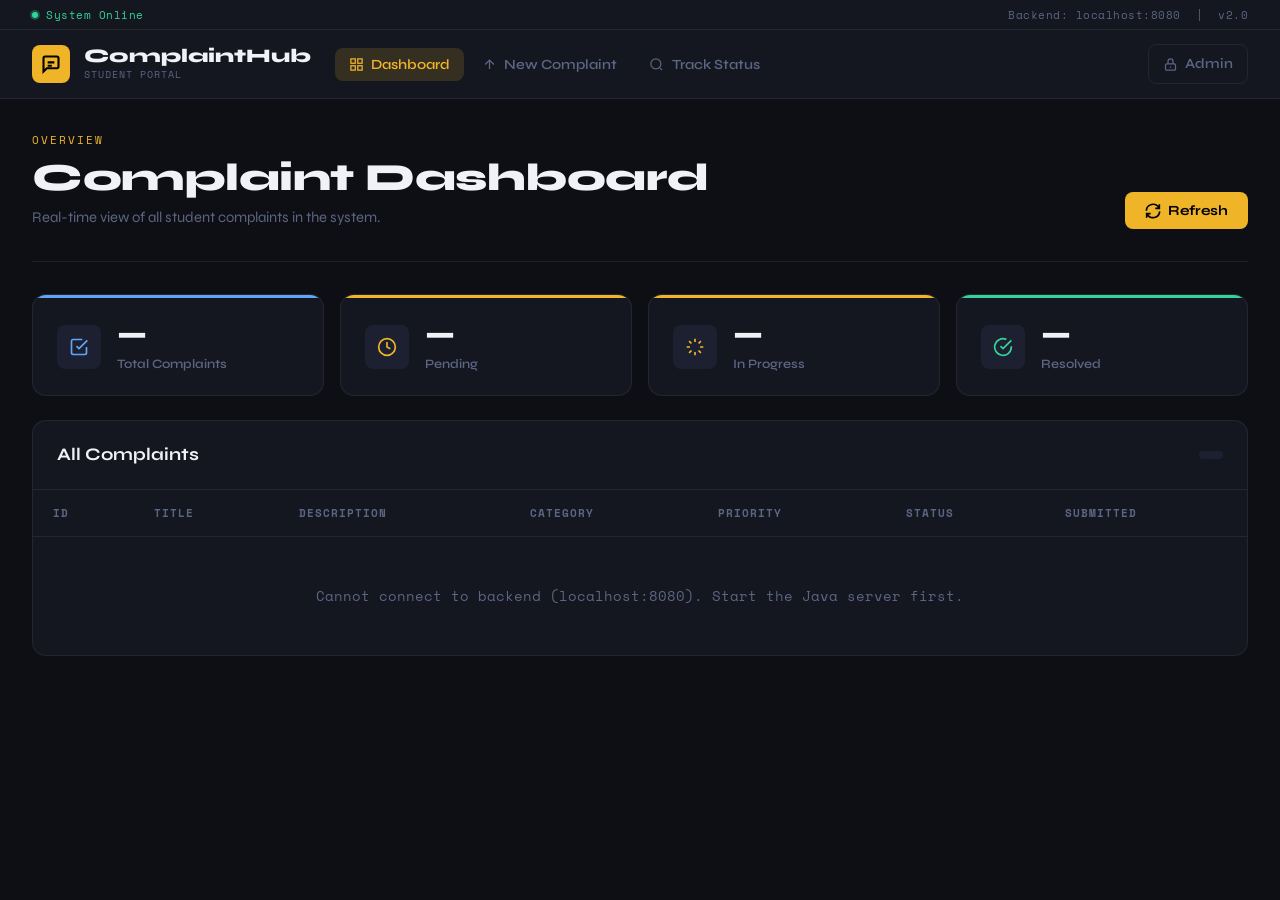
<file: frontend/index.html>
<!DOCTYPE html>
<html lang="en">
<head>
    <meta charset="UTF-8">
    <meta name="viewport" content="width=device-width, initial-scale=1.0">
    <title>ComplaintHub — Student Complaint Management</title>
    <link rel="preconnect" href="https://fonts.googleapis.com">
    <link rel="preconnect" href="https://fonts.gstatic.com" crossorigin>
    <link href="https://fonts.googleapis.com/css2?family=Space+Mono:ital,wght@0,400;0,700;1,400&family=Syne:wght@400;600;700;800&display=swap" rel="stylesheet">
    <link rel="stylesheet" href="css/style.css">
</head>
<body>

<!-- Top Bar -->
<div class="topbar">
    <span class="topbar-status">
        <span class="pulse-dot"></span>
        System Online
    </span>
    <span class="topbar-info">Backend: localhost:8080 &nbsp;|&nbsp; v2.0</span>
</div>

<!-- Navigation -->
<nav class="navbar">
    <div class="nav-container">
        <div class="nav-brand">
            <div class="brand-logo">
                <svg viewBox="0 0 24 24" fill="none" stroke="currentColor" stroke-width="2">
                    <path d="M21 15a2 2 0 0 1-2 2H7l-4 4V5a2 2 0 0 1 2-2h14a2 2 0 0 1 2 2z"></path>
                    <path d="M8 10h8M8 14h5"/>
                </svg>
            </div>
            <div>
                <span class="brand-title">ComplaintHub</span>
                <span class="brand-sub">Student Portal</span>
            </div>
        </div>
        <div class="nav-links">
            <button class="nav-link active" data-page="dashboard">
                <svg viewBox="0 0 24 24" fill="none" stroke="currentColor" stroke-width="2"><rect x="3" y="3" width="7" height="7"/><rect x="14" y="3" width="7" height="7"/><rect x="14" y="14" width="7" height="7"/><rect x="3" y="14" width="7" height="7"/></svg>
                Dashboard
            </button>
            <button class="nav-link" data-page="submit">
                <svg viewBox="0 0 24 24" fill="none" stroke="currentColor" stroke-width="2"><path d="M12 5v14M5 12l7-7 7 7"/></svg>
                New Complaint
            </button>
            <button class="nav-link" data-page="track">
                <svg viewBox="0 0 24 24" fill="none" stroke="currentColor" stroke-width="2"><circle cx="11" cy="11" r="8"/><path d="m21 21-4.35-4.35"/></svg>
                Track Status
            </button>
            <a href="Adminlogin.html" class="nav-link nav-admin">
                <svg viewBox="0 0 24 24" fill="none" stroke="currentColor" stroke-width="2"><path d="M12 15v2m-6 4h12a2 2 0 002-2v-6a2 2 0 00-2-2H6a2 2 0 00-2 2v6a2 2 0 002 2zm10-10V7a4 4 0 00-8 0v4h8z"/></svg>
                Admin
            </a>
        </div>
        <button class="nav-toggle" id="navToggle" aria-label="Toggle menu">
            <span></span><span></span><span></span>
        </button>
    </div>
</nav>

<!-- DASHBOARD PAGE -->
<div id="dashboard-page" class="page active">
    <div class="container">
        <div class="page-hero">
            <div class="page-hero-text">
                <div class="page-label">OVERVIEW</div>
                <h1 class="page-title">Complaint Dashboard</h1>
                <p class="page-subtitle">Real-time view of all student complaints in the system.</p>
            </div>
            <button class="btn btn-primary" onclick="refreshDashboard()">
                <svg viewBox="0 0 24 24" fill="none" stroke="currentColor" stroke-width="2" class="btn-icon"><path d="M21.5 2v6h-6M2.5 22v-6h6M2 11.5a10 10 0 0 1 18.8-4.3M22 12.5a10 10 0 0 1-18.8 4.2"/></svg>
                Refresh
            </button>
        </div>

        <!-- Stats Grid -->
        <div class="stats-grid">
            <div class="stat-card" data-type="total">
                <div class="stat-accent"></div>
                <div class="stat-inner">
                    <div class="stat-icon-wrap">
                        <svg viewBox="0 0 24 24" fill="none" stroke="currentColor" stroke-width="2"><path d="M9 11l3 3L22 4"/><path d="M21 12v7a2 2 0 0 1-2 2H5a2 2 0 0 1-2-2V5a2 2 0 0 1 2-2h11"/></svg>
                    </div>
                    <div class="stat-data">
                        <span class="stat-number" id="stat-total">—</span>
                        <span class="stat-label">Total Complaints</span>
                    </div>
                </div>
            </div>
            <div class="stat-card" data-type="pending">
                <div class="stat-accent"></div>
                <div class="stat-inner">
                    <div class="stat-icon-wrap">
                        <svg viewBox="0 0 24 24" fill="none" stroke="currentColor" stroke-width="2"><circle cx="12" cy="12" r="10"/><path d="M12 6v6l4 2"/></svg>
                    </div>
                    <div class="stat-data">
                        <span class="stat-number" id="stat-pending">—</span>
                        <span class="stat-label">Pending</span>
                    </div>
                </div>
            </div>
            <div class="stat-card" data-type="progress">
                <div class="stat-accent"></div>
                <div class="stat-inner">
                    <div class="stat-icon-wrap">
                        <svg viewBox="0 0 24 24" fill="none" stroke="currentColor" stroke-width="2"><path d="M12 2v4M12 18v4M4.93 4.93l2.83 2.83M16.24 16.24l2.83 2.83M2 12h4M18 12h4M4.93 19.07l2.83-2.83M16.24 7.76l2.83-2.83"/></svg>
                    </div>
                    <div class="stat-data">
                        <span class="stat-number" id="stat-progress">—</span>
                        <span class="stat-label">In Progress</span>
                    </div>
                </div>
            </div>
            <div class="stat-card" data-type="resolved">
                <div class="stat-accent"></div>
                <div class="stat-inner">
                    <div class="stat-icon-wrap">
                        <svg viewBox="0 0 24 24" fill="none" stroke="currentColor" stroke-width="2"><path d="M22 11.08V12a10 10 0 1 1-5.93-9.14"/><path d="M22 4 12 14.01l-3-3"/></svg>
                    </div>
                    <div class="stat-data">
                        <span class="stat-number" id="stat-resolved">—</span>
                        <span class="stat-label">Resolved</span>
                    </div>
                </div>
            </div>
        </div>

        <!-- Complaints Table -->
        <div class="panel">
            <div class="panel-header">
                <h2 class="panel-title">All Complaints</h2>
                <div class="panel-meta" id="complaint-count-badge"></div>
            </div>
            <div class="table-wrapper">
                <table class="data-table" id="complaints-table">
                    <thead>
                        <tr>
                            <th>ID</th>
                            <th>Title</th>
                            <th>Description</th>
                            <th>Category</th>
                            <th>Priority</th>
                            <th>Status</th>
                            <th>Submitted</th>
                        </tr>
                    </thead>
                    <tbody id="complaints-table-body">
                        <tr><td colspan="7" class="table-loading">Loading complaints...</td></tr>
                    </tbody>
                </table>
            </div>
        </div>
    </div>
</div>

<!-- SUBMIT COMPLAINT PAGE -->
<div id="submit-page" class="page">
    <div class="container">
        <div class="page-hero">
            <div class="page-hero-text">
                <div class="page-label">NEW COMPLAINT</div>
                <h1 class="page-title">Submit a Complaint</h1>
                <p class="page-subtitle">Fill in all required fields. High priority complaints are processed first.</p>
            </div>
        </div>

        <div class="form-card" id="complaint-form-wrap">
            <form id="complaint-form" novalidate>
                <div class="form-block">
                    <div class="form-block-label">
                        <span class="form-block-num">01</span>
                        Student Information
                    </div>
                    <div class="form-grid">
                        <div class="field-group">
                            <label class="field-label" for="studentName">Full Name <span class="req">*</span></label>
                            <input class="field-input" type="text" id="studentName" name="studentName" placeholder="e.g. Ahmed Ali" required>
                            <span class="field-error" id="err-studentName"></span>
                        </div>
                        <div class="field-group">
                            <label class="field-label" for="email">
                                Email Address <span class="req">*</span>
                                <span class="field-hint">Format: rollno@students.university.edu.pk</span>
                            </label>
                            <input class="field-input" type="email" id="email" name="email"
                                   placeholder="24F-CS-085@students.duet.edu.pk" required>
                            <span class="field-error" id="err-email"></span>
                        </div>
                        <div class="field-group">
                            <label class="field-label" for="department">Department <span class="req">*</span></label>
                            <select class="field-input field-select" id="department" name="department" required>
                                <option value="">Select Department</option>
                                <option value="Computer Science">Computer Science</option>
                                <option value="Electrical Engineering">Electrical Engineering</option>
                                <option value="Mechanical Engineering">Mechanical Engineering</option>
                                <option value="Civil Engineering">Civil Engineering</option>
                                <option value="Business Administration">Business Administration</option>
                                <option value="Mathematics">Mathematics</option>
                                <option value="Physics">Physics</option>
                                <option value="Chemistry">Chemistry</option>
                            </select>
                            <span class="field-error" id="err-department"></span>
                        </div>
                        <div class="field-group">
                            <label class="field-label" for="semester">Semester <span class="req">*</span></label>
                            <select class="field-input field-select" id="semester" name="semester" required>
                                <option value="">Select Semester</option>
                                <option value="1">1st Semester</option>
                                <option value="2">2nd Semester</option>
                                <option value="3">3rd Semester</option>
                                <option value="4">4th Semester</option>
                                <option value="5">5th Semester</option>
                                <option value="6">6th Semester</option>
                                <option value="7">7th Semester</option>
                                <option value="8">8th Semester</option>
                            </select>
                            <span class="field-error" id="err-semester"></span>
                        </div>
                    </div>
                </div>

                <div class="form-block">
                    <div class="form-block-label">
                        <span class="form-block-num">02</span>
                        Complaint Details
                    </div>
                    <div class="form-grid">
                        <div class="field-group field-full">
                            <label class="field-label" for="title">Complaint Title <span class="req">*</span></label>
                            <input class="field-input" type="text" id="title" name="title" placeholder="Brief summary of the issue" required>
                            <span class="field-error" id="err-title"></span>
                        </div>
                        <div class="field-group">
                            <label class="field-label" for="category">Category <span class="req">*</span></label>
                            <select class="field-input field-select" id="category" name="category" required>
                                <option value="">Select Category</option>
                                <option value="Technical">Technical Issues</option>
                                <option value="Academic">Academic</option>
                                <option value="Hostel">Hostel Facilities</option>
                                <option value="Library">Library Services</option>
                                <option value="Transportation">Transportation</option>
                                <option value="Cafeteria">Cafeteria</option>
                                <option value="Administration">Administration</option>
                                <option value="Other">Other</option>
                            </select>
                            <span class="field-error" id="err-category"></span>
                        </div>
                        <div class="field-group">
                            <label class="field-label" for="priority">Priority Level <span class="req">*</span></label>
                            <div class="priority-selector" id="priority-selector">
                                <label class="priority-opt" data-value="LOW">
                                    <input type="radio" name="priority" value="LOW">
                                    <span class="priority-pill low">Low</span>
                                </label>
                                <label class="priority-opt" data-value="MEDIUM">
                                    <input type="radio" name="priority" value="MEDIUM" checked>
                                    <span class="priority-pill medium">Medium</span>
                                </label>
                                <label class="priority-opt selected" data-value="HIGH">
                                    <input type="radio" name="priority" value="HIGH">
                                    <span class="priority-pill high">High</span>
                                </label>
                            </div>
                        </div>
                        <div class="field-group field-full">
                            <label class="field-label" for="description">
                                Detailed Description <span class="req">*</span>
                                <span class="char-count" id="desc-count">0 / 1000</span>
                            </label>
                            <textarea class="field-input field-textarea" id="description" name="description"
                                      placeholder="Describe the issue in detail — when it occurred, how it affects you, and what you've already tried..." required maxlength="1000"></textarea>
                            <span class="field-error" id="err-description"></span>
                        </div>
                    </div>
                </div>

                <div class="form-actions">
                    <button type="button" class="btn btn-ghost" onclick="resetComplaintForm()">Clear Form</button>
                    <button type="submit" class="btn btn-primary" id="submit-btn">
                        <svg viewBox="0 0 24 24" fill="none" stroke="currentColor" stroke-width="2" class="btn-icon"><path d="M22 2L11 13"/><path d="M22 2L15 22l-4-9-9-4 20-7z"/></svg>
                        Submit Complaint
                    </button>
                </div>
            </form>
        </div>

        <!-- Success State -->
        <div class="success-card" id="submission-success" style="display:none;">
            <div class="success-icon">
                <svg viewBox="0 0 24 24" fill="none" stroke="currentColor" stroke-width="2"><path d="M22 11.08V12a10 10 0 1 1-5.93-9.14"/><path d="M22 4 12 14.01l-3-3"/></svg>
            </div>
            <h2 class="success-title">Complaint Submitted!</h2>
            <p class="success-msg">Your complaint has been registered successfully.</p>
            <div class="success-id-box">
                Complaint ID: <strong id="submitted-id">—</strong>
            </div>
            <p class="success-hint">Save this ID to track your complaint status.</p>
            <div class="success-actions">
                <button class="btn btn-ghost" onclick="hideSuccessMessage()">Submit Another</button>
                <button class="btn btn-primary" onclick="switchPage('track')">Track Status</button>
            </div>
        </div>
    </div>
</div>

<!-- TRACK STATUS PAGE -->
<div id="track-page" class="page">
    <div class="container">
        <div class="page-hero">
            <div class="page-hero-text">
                <div class="page-label">TRACK</div>
                <h1 class="page-title">Complaint Status</h1>
                <p class="page-subtitle">Enter your Complaint ID to view the current status and details.</p>
            </div>
        </div>

        <div class="track-search-card">
            <form id="track-form">
                <div class="track-input-row">
                    <div class="field-group" style="flex:1">
                        <label class="field-label" for="track-id">Complaint ID</label>
                        <input class="field-input" type="text" id="track-id" name="track-id"
                               placeholder="e.g. 1042" required>
                    </div>
                    <button type="submit" class="btn btn-primary track-btn">
                        <svg viewBox="0 0 24 24" fill="none" stroke="currentColor" stroke-width="2" class="btn-icon"><circle cx="11" cy="11" r="8"/><path d="m21 21-4.35-4.35"/></svg>
                        Track
                    </button>
                </div>
            </form>
        </div>

        <div id="complaint-status-details"></div>
    </div>
</div>

<!-- Loading Overlay -->
<div id="loading-overlay" class="loading-overlay" style="display:none;">
    <div class="spinner-ring"></div>
</div>

<!-- Toast -->
<div id="toast" class="toast" role="alert" aria-live="polite"></div>

<script src="js/main.js"></script>
<script src="js/auth.js"></script>
<script src="js/dashboard.js"></script>
<script src="js/submit.js"></script>
<script src="js/track.js"></script>
</body>
</html>
</file>
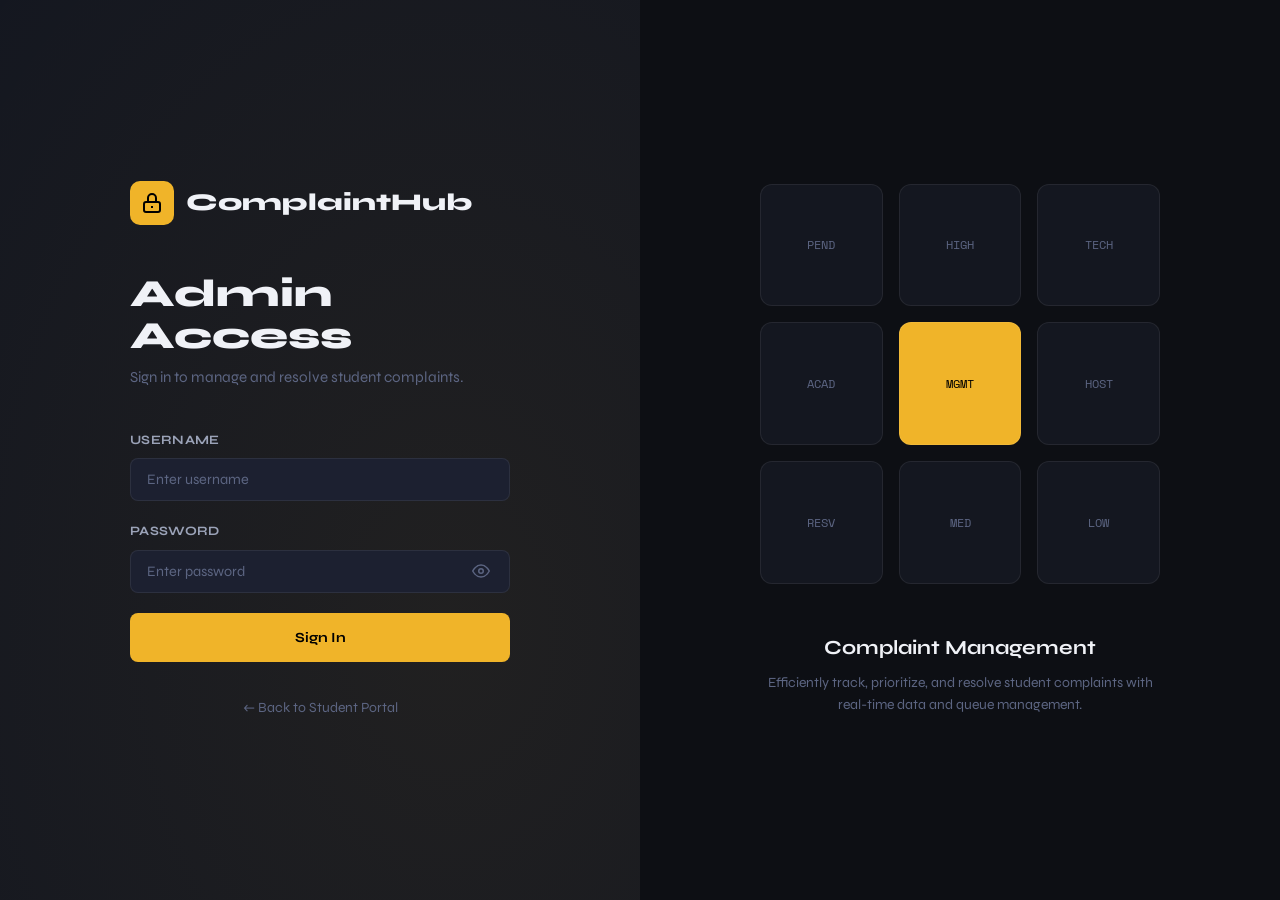
<file: frontend/admin.html>
<!DOCTYPE html>
<html lang="en">
<head>
    <meta charset="UTF-8">
    <meta name="viewport" content="width=device-width, initial-scale=1.0">
    <title>Admin Panel — ComplaintHub</title>
    <link rel="preconnect" href="https://fonts.googleapis.com">
    <link rel="preconnect" href="https://fonts.gstatic.com" crossorigin>
    <link href="https://fonts.googleapis.com/css2?family=Space+Mono:ital,wght@0,400;0,700;1,400&family=Syne:wght@400;600;700;800&display=swap" rel="stylesheet">
    <link rel="stylesheet" href="css/style.css">
</head>
<body>

<div class="topbar">
    <span class="topbar-status">
        <span class="pulse-dot"></span>
        Admin Panel
    </span>
    <span class="topbar-info" id="admin-topbar-name">Loading...</span>
</div>

<!-- Admin Nav -->
<nav class="navbar">
    <div class="nav-container">
        <div class="nav-brand">
            <div class="brand-logo">
                <svg viewBox="0 0 24 24" fill="none" stroke="currentColor" stroke-width="2">
                    <path d="M12 15v2m-6 4h12a2 2 0 002-2v-6a2 2 0 00-2-2H6a2 2 0 00-2 2v6a2 2 0 002 2zm10-10V7a4 4 0 00-8 0v4h8z"/>
                </svg>
            </div>
            <div>
                <span class="brand-title">Admin Panel</span>
                <span class="brand-sub">ComplaintHub</span>
            </div>
        </div>
        <div class="nav-links">
            <a href="index.html" class="nav-link">
                <svg viewBox="0 0 24 24" fill="none" stroke="currentColor" stroke-width="2"><path d="M3 9l9-7 9 7v11a2 2 0 0 1-2 2H5a2 2 0 0 1-2-2z"/><polyline points="9 22 9 12 15 12 15 22"/></svg>
                Student Portal
            </a>
        </div>
        <div id="admin-info-container"></div>
    </div>
</nav>

<!-- Admin Dashboard -->
<div id="dashboard-page" class="page active">
    <div class="container">
        <div class="page-hero">
            <div class="page-hero-text">
                <div class="page-label">ADMIN</div>
                <h1 class="page-title">Complaint Management</h1>
                <p class="page-subtitle">Review, prioritize, and resolve all student complaints.</p>
            </div>
            <button class="btn btn-primary" onclick="refreshDashboard()">
                <svg viewBox="0 0 24 24" fill="none" stroke="currentColor" stroke-width="2" class="btn-icon"><path d="M21.5 2v6h-6M2.5 22v-6h6M2 11.5a10 10 0 0 1 18.8-4.3M22 12.5a10 10 0 0 1-18.8 4.2"/></svg>
                Refresh
            </button>
        </div>

        <!-- Stats -->
        <div class="stats-grid">
            <div class="stat-card" data-type="total">
                <div class="stat-accent"></div>
                <div class="stat-inner">
                    <div class="stat-icon-wrap">
                        <svg viewBox="0 0 24 24" fill="none" stroke="currentColor" stroke-width="2"><path d="M9 11l3 3L22 4"/><path d="M21 12v7a2 2 0 0 1-2 2H5a2 2 0 0 1-2-2V5a2 2 0 0 1 2-2h11"/></svg>
                    </div>
                    <div class="stat-data">
                        <span class="stat-number" id="stat-total">—</span>
                        <span class="stat-label">Total Complaints</span>
                    </div>
                </div>
            </div>
            <div class="stat-card" data-type="pending">
                <div class="stat-accent"></div>
                <div class="stat-inner">
                    <div class="stat-icon-wrap">
                        <svg viewBox="0 0 24 24" fill="none" stroke="currentColor" stroke-width="2"><circle cx="12" cy="12" r="10"/><path d="M12 6v6l4 2"/></svg>
                    </div>
                    <div class="stat-data">
                        <span class="stat-number" id="stat-pending">—</span>
                        <span class="stat-label">Pending</span>
                    </div>
                </div>
            </div>
            <div class="stat-card" data-type="progress">
                <div class="stat-accent"></div>
                <div class="stat-inner">
                    <div class="stat-icon-wrap">
                        <svg viewBox="0 0 24 24" fill="none" stroke="currentColor" stroke-width="2"><path d="M12 2v4M12 18v4M4.93 4.93l2.83 2.83M16.24 16.24l2.83 2.83M2 12h4M18 12h4M4.93 19.07l2.83-2.83M16.24 7.76l2.83-2.83"/></svg>
                    </div>
                    <div class="stat-data">
                        <span class="stat-number" id="stat-progress">—</span>
                        <span class="stat-label">In Progress</span>
                    </div>
                </div>
            </div>
            <div class="stat-card" data-type="resolved">
                <div class="stat-accent"></div>
                <div class="stat-inner">
                    <div class="stat-icon-wrap">
                        <svg viewBox="0 0 24 24" fill="none" stroke="currentColor" stroke-width="2"><path d="M22 11.08V12a10 10 0 1 1-5.93-9.14"/><path d="M22 4 12 14.01l-3-3"/></svg>
                    </div>
                    <div class="stat-data">
                        <span class="stat-number" id="stat-resolved">—</span>
                        <span class="stat-label">Resolved</span>
                    </div>
                </div>
            </div>
        </div>

        <!-- Filter Bar -->
        <div class="filter-bar">
            <div class="filter-search">
                <svg viewBox="0 0 24 24" fill="none" stroke="currentColor" stroke-width="2" class="filter-icon"><circle cx="11" cy="11" r="8"/><path d="m21 21-4.35-4.35"/></svg>
                <input type="text" id="admin-search" placeholder="Search complaints..." class="filter-input" oninput="filterComplaints()">
            </div>
            <div class="filter-selects">
                <select class="field-input field-select filter-select" id="filter-status" onchange="filterComplaints()">
                    <option value="">All Status</option>
                    <option value="PENDING">Pending</option>
                    <option value="IN_PROGRESS">In Progress</option>
                    <option value="RESOLVED">Resolved</option>
                </select>
                <select class="field-input field-select filter-select" id="filter-priority" onchange="filterComplaints()">
                    <option value="">All Priority</option>
                    <option value="HIGH">High</option>
                    <option value="MEDIUM">Medium</option>
                    <option value="LOW">Low</option>
                </select>
            </div>
        </div>

        <!-- Admin Complaints Table -->
        <div class="panel">
            <div class="panel-header">
                <h2 class="panel-title">All Complaints</h2>
                <div class="panel-meta" id="admin-complaint-count"></div>
            </div>
            <div class="table-wrapper">
                <table class="data-table" id="admin-table">
                    <thead>
                        <tr>
                            <th>ID</th>
                            <th>Title</th>
                            <th>Description</th>
                            <th>Category</th>
                            <th>Priority</th>
                            <th>Status</th>
                            <th>Submitted</th>
                            <th>Actions</th>
                        </tr>
                    </thead>
                    <tbody id="admin-table-body">
                        <tr><td colspan="8" class="table-loading">Loading complaints...</td></tr>
                    </tbody>
                </table>
            </div>
        </div>
    </div>
</div>

<div id="loading-overlay" class="loading-overlay" style="display:none;">
    <div class="spinner-ring"></div>
</div>
<div id="toast" class="toast" role="alert"></div>

<script src="js/main.js"></script>
<script src="js/auth.js"></script>
<script src="js/admin.js"></script>
</body>
</html>
</file>
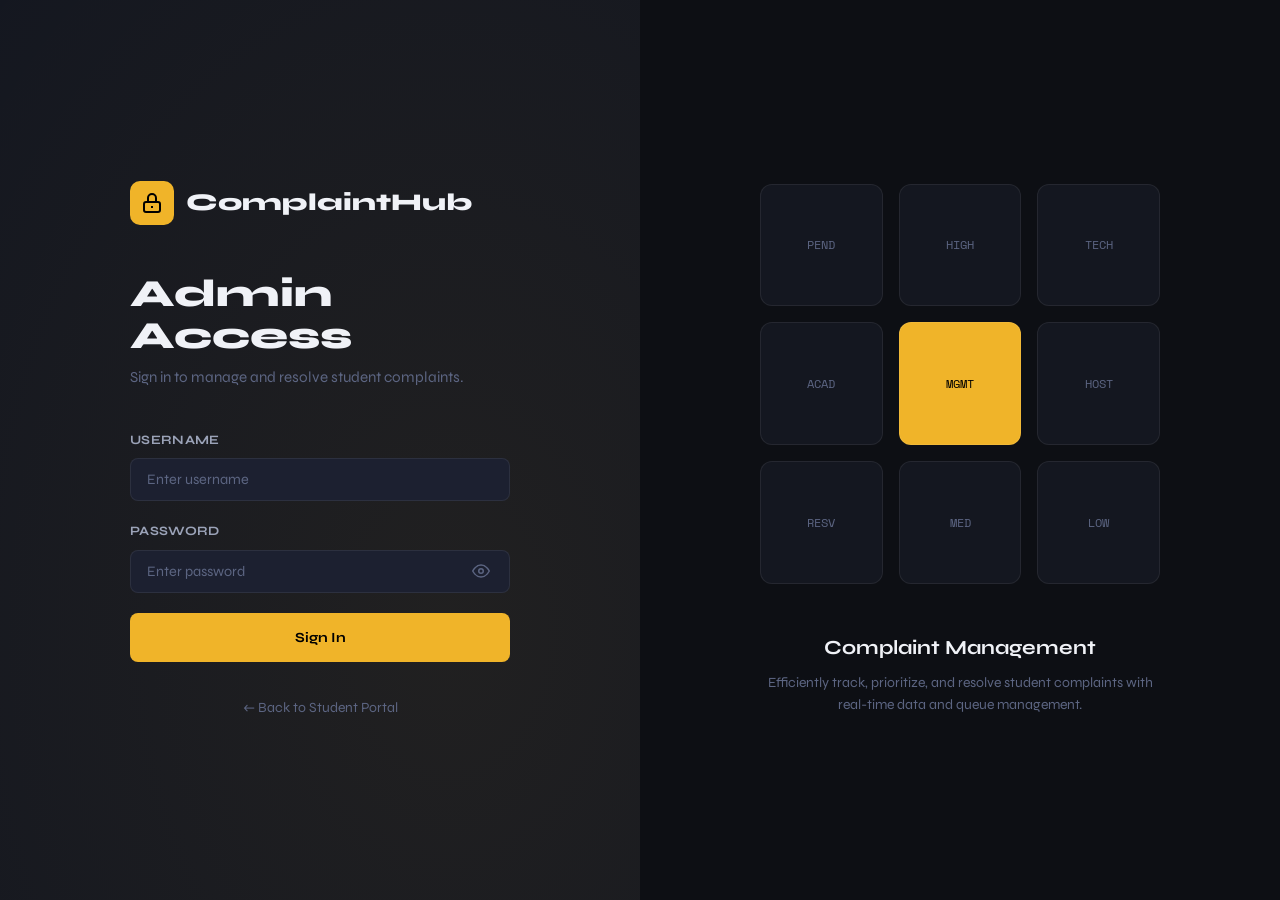
<file: frontend/Adminlogin.html>
<!DOCTYPE html>
<html lang="en">
<head>
    <meta charset="UTF-8">
    <meta name="viewport" content="width=device-width, initial-scale=1.0">
    <title>Admin Login — ComplaintHub</title>
    <link rel="preconnect" href="https://fonts.googleapis.com">
    <link rel="preconnect" href="https://fonts.gstatic.com" crossorigin>
    <link href="https://fonts.googleapis.com/css2?family=Space+Mono:ital,wght@0,400;0,700;1,400&family=Syne:wght@400;600;700;800&display=swap" rel="stylesheet">
    <link rel="stylesheet" href="css/style.css">
    <style>
        body { background: var(--bg-base); overflow: hidden; }
        .login-wrap {
            min-height: 100vh;
            display: grid;
            grid-template-columns: 1fr 1fr;
        }
        .login-left {
            background: var(--bg-card);
            display: flex;
            flex-direction: column;
            justify-content: center;
            align-items: center;
            padding: 4rem;
            position: relative;
            overflow: hidden;
        }
        .login-left::before {
            content: '';
            position: absolute;
            top: -50%;
            left: -50%;
            width: 200%;
            height: 200%;
            background: radial-gradient(ellipse at 60% 60%, rgba(var(--accent-rgb), 0.06) 0%, transparent 60%);
            pointer-events: none;
        }
        .login-left-content { position: relative; z-index: 1; max-width: 380px; width: 100%; }
        .login-brand {
            display: flex; align-items: center; gap: 0.75rem; margin-bottom: 3rem;
        }
        .login-brand-logo {
            width: 44px; height: 44px;
            background: var(--accent);
            border-radius: 10px;
            display: flex; align-items: center; justify-content: center;
        }
        .login-brand-logo svg { width: 24px; height: 24px; stroke: #000; }
        .login-brand-name { font-family: var(--font-display); font-size: 1.5rem; font-weight: 800; color: var(--text-primary); }
        .login-heading { font-family: var(--font-display); font-size: 2.4rem; font-weight: 800; color: var(--text-primary); margin-bottom: 0.5rem; line-height: 1.1; }
        .login-sub { color: var(--text-muted); font-size: 0.95rem; margin-bottom: 2.5rem; }
        .login-form { display: flex; flex-direction: column; gap: 1.25rem; }
        .login-error {
            background: rgba(239,68,68,0.1);
            border: 1px solid rgba(239,68,68,0.3);
            color: #f87171;
            padding: 0.875rem 1rem;
            border-radius: var(--radius);
            font-size: 0.875rem;
            display: none;
        }
        .login-error.show { display: block; }
        .login-back { margin-top: 2rem; text-align: center; }
        .login-back a { color: var(--text-muted); text-decoration: none; font-size: 0.875rem; transition: color 0.2s; }
        .login-back a:hover { color: var(--accent); }
        .login-right {
            background: var(--bg-base);
            display: flex;
            flex-direction: column;
            justify-content: center;
            align-items: center;
            padding: 4rem;
            position: relative;
        }
        .login-right-art {
            width: 100%;
            max-width: 400px;
            text-align: center;
        }
        .art-grid {
            display: grid;
            grid-template-columns: repeat(3, 1fr);
            gap: 1rem;
            margin-bottom: 3rem;
        }
        .art-block {
            aspect-ratio: 1;
            border-radius: 12px;
            background: var(--bg-card);
            border: 1px solid var(--border);
            display: flex;
            align-items: center;
            justify-content: center;
            font-size: 0.75rem;
            color: var(--text-muted);
            font-family: var(--font-mono);
            transition: all 0.3s;
            animation: art-pulse 3s ease-in-out infinite;
        }
        .art-block:nth-child(1) { animation-delay: 0s; }
        .art-block:nth-child(2) { animation-delay: 0.3s; }
        .art-block:nth-child(3) { animation-delay: 0.6s; }
        .art-block:nth-child(4) { animation-delay: 0.9s; }
        .art-block:nth-child(5) { background: var(--accent); color: #000; animation-delay: 1.2s; }
        .art-block:nth-child(6) { animation-delay: 1.5s; }
        .art-block:nth-child(7) { animation-delay: 1.8s; }
        .art-block:nth-child(8) { animation-delay: 2.1s; }
        .art-block:nth-child(9) { animation-delay: 2.4s; }
        @keyframes art-pulse {
            0%, 100% { opacity: 0.4; transform: scale(1); }
            50% { opacity: 1; transform: scale(1.02); }
        }
        .art-title { font-family: var(--font-display); font-size: 1.25rem; font-weight: 700; color: var(--text-primary); margin-bottom: 0.5rem; }
        .art-desc { color: var(--text-muted); font-size: 0.875rem; line-height: 1.6; }
        .pw-wrap { position: relative; }
        .pw-toggle {
            position: absolute; right: 1rem; top: 50%;
            transform: translateY(-50%);
            background: none; border: none; cursor: pointer;
            color: var(--text-muted); padding: 0.25rem;
            display: flex; align-items: center;
        }
        .pw-toggle:hover { color: var(--text-primary); }
        .pw-toggle svg { width: 18px; height: 18px; stroke: currentColor; stroke-width: 2; fill: none; }
        @media (max-width: 768px) {
            .login-wrap { grid-template-columns: 1fr; }
            .login-right { display: none; }
        }
    </style>
</head>
<body>
<div class="login-wrap">
    <div class="login-left">
        <div class="login-left-content">
            <div class="login-brand">
                <div class="login-brand-logo">
                    <svg viewBox="0 0 24 24" fill="none" stroke="currentColor" stroke-width="2">
                        <path d="M12 15v2m-6 4h12a2 2 0 002-2v-6a2 2 0 00-2-2H6a2 2 0 00-2 2v6a2 2 0 002 2zm10-10V7a4 4 0 00-8 0v4h8z"/>
                    </svg>
                </div>
                <span class="login-brand-name">ComplaintHub</span>
            </div>

            <h1 class="login-heading">Admin<br>Access</h1>
            <p class="login-sub">Sign in to manage and resolve student complaints.</p>

            <div id="login-error" class="login-error"></div>

            <form id="login-form" class="login-form" novalidate>
                <div class="field-group">
                    <label class="field-label" for="username">Username</label>
                    <input class="field-input" type="text" id="username" name="username"
                           placeholder="Enter username" required autocomplete="username">
                </div>
                <div class="field-group">
                    <label class="field-label" for="password">Password</label>
                    <div class="pw-wrap">
                        <input class="field-input" type="password" id="password" name="password"
                               placeholder="Enter password" required autocomplete="current-password" style="padding-right: 3rem;">
                        <button type="button" class="pw-toggle" onclick="togglePassword()" aria-label="Toggle password visibility">
                            <svg id="eye-icon" viewBox="0 0 24 24"><path d="M1 12s4-8 11-8 11 8 11 8-4 8-11 8-11-8-11-8z"></path><circle cx="12" cy="12" r="3"></circle></svg>
                        </button>
                    </div>
                </div>
                <button type="submit" class="btn btn-primary" id="login-btn" style="width:100%; justify-content: center; padding: 1rem;">
                    Sign In
                </button>
            </form>

            <div class="login-back">
                <a href="index.html">← Back to Student Portal</a>
            </div>
        </div>
    </div>

    <div class="login-right">
        <div class="login-right-art">
            <div class="art-grid">
                <div class="art-block">PEND</div>
                <div class="art-block">HIGH</div>
                <div class="art-block">TECH</div>
                <div class="art-block">ACAD</div>
                <div class="art-block">MGMT</div>
                <div class="art-block">HOST</div>
                <div class="art-block">RESV</div>
                <div class="art-block">MED</div>
                <div class="art-block">LOW</div>
            </div>
            <div class="art-title">Complaint Management</div>
            <div class="art-desc">Efficiently track, prioritize, and resolve student complaints with real-time data and queue management.</div>
        </div>
    </div>
</div>

<div id="loading-overlay" class="loading-overlay" style="display:none;">
    <div class="spinner-ring"></div>
</div>

<script>
    const API_BASE_URL = 'http://localhost:8080';

    function togglePassword() {
        const input = document.getElementById('password');
        const icon = document.getElementById('eye-icon');
        if (input.type === 'password') {
            input.type = 'text';
            icon.innerHTML = '<path d="M17.94 17.94A10.07 10.07 0 0 1 12 20c-7 0-11-8-11-8a18.45 18.45 0 0 1 5.06-5.94M9.9 4.24A9.12 9.12 0 0 1 12 4c7 0 11 8 11 8a18.5 18.5 0 0 1-2.16 3.19m-6.72-1.07a3 3 0 1 1-4.24-4.24"></path><line x1="1" y1="1" x2="23" y2="23"></line>';
        } else {
            input.type = 'password';
            icon.innerHTML = '<path d="M1 12s4-8 11-8 11 8 11 8-4 8-11 8-11-8-11-8z"></path><circle cx="12" cy="12" r="3"></circle>';
        }
    }

    document.getElementById('login-form').addEventListener('submit', async (e) => {
        e.preventDefault();
        const username = document.getElementById('username').value.trim();
        const password = document.getElementById('password').value;
        const btn = document.getElementById('login-btn');
        const errEl = document.getElementById('login-error');

        if (!username || !password) {
            errEl.textContent = 'Please enter both username and password.';
            errEl.classList.add('show');
            return;
        }

        btn.disabled = true;
        btn.textContent = 'Signing in...';
        errEl.classList.remove('show');
        document.getElementById('loading-overlay').style.display = 'flex';

        try {
            const response = await fetch(`${API_BASE_URL}/api/auth/login`, {
                method: 'POST',
                headers: { 'Content-Type': 'application/json' },
                body: JSON.stringify({ username, password })
            });
            const data = await response.json();
            if (data.success) {
                localStorage.setItem('adminSession', data.sessionId);
                localStorage.setItem('adminUser', JSON.stringify(data.admin));
                window.location.href = 'admin.html';
            } else {
                errEl.textContent = data.message || 'Invalid credentials. Please try again.';
                errEl.classList.add('show');
            }
        } catch (error) {
            errEl.textContent = 'Cannot connect to server. Make sure the backend is running on port 8080.';
            errEl.classList.add('show');
        } finally {
            btn.disabled = false;
            btn.textContent = 'Sign In';
            document.getElementById('loading-overlay').style.display = 'none';
        }
    });

    // Auto-redirect if already logged in
    window.addEventListener('load', async () => {
        const sessionId = localStorage.getItem('adminSession');
        if (!sessionId) return;
        try {
            const res = await fetch(`${API_BASE_URL}/api/auth/validate`, {
                headers: { 'Authorization': `Bearer ${sessionId}` }
            });
            const data = await res.json();
            if (data.success) window.location.href = 'admin.html';
            else { localStorage.removeItem('adminSession'); localStorage.removeItem('adminUser'); }
        } catch { localStorage.removeItem('adminSession'); localStorage.removeItem('adminUser'); }
    });
</script>
</body>
</html>
</file>
<file: frontend/css/style.css>
/* ============================================================
   ComplaintHub — Dark Industrial Theme v2.0
   Fonts: Syne (display) + Space Mono (mono)
   ============================================================ */

:root {
    /* Colors */
    --bg-base:        #0d0f14;
    --bg-card:        #141720;
    --bg-elevated:    #1c2030;
    --border:         rgba(255, 255, 255, 0.07);
    --border-hover:   rgba(255, 255, 255, 0.15);

    --accent:         #f0b429;
    --accent-rgb:     240, 180, 41;
    --accent-dark:    #d99e20;
    --accent-glow:    rgba(240, 180, 41, 0.15);

    --success:        #34d399;
    --success-bg:     rgba(52, 211, 153, 0.1);
    --warning:        #f0b429;
    --warning-bg:     rgba(240, 180, 41, 0.1);
    --danger:         #f87171;
    --danger-bg:      rgba(248, 113, 113, 0.1);
    --info:           #60a5fa;
    --info-bg:        rgba(96, 165, 250, 0.1);

    --text-primary:   #f0f2f7;
    --text-secondary: #9ba3b8;
    --text-muted:     #5c6582;

    /* Fonts */
    --font-display: 'Syne', sans-serif;
    --font-body:    'Syne', sans-serif;
    --font-mono:    'Space Mono', monospace;

    /* Layout */
    --radius:    8px;
    --radius-lg: 14px;
    --transition: 0.2s cubic-bezier(0.4, 0, 0.2, 1);

    /* Shadows */
    --shadow-sm: 0 1px 3px rgba(0,0,0,0.4);
    --shadow-md: 0 4px 16px rgba(0,0,0,0.5);
    --shadow-lg: 0 8px 32px rgba(0,0,0,0.6);
}

/* ---- Reset ---- */
*, *::before, *::after { margin: 0; padding: 0; box-sizing: border-box; }

html { scroll-behavior: smooth; }

body {
    font-family: var(--font-body);
    background: var(--bg-base);
    color: var(--text-primary);
    line-height: 1.6;
    min-height: 100vh;
    -webkit-font-smoothing: antialiased;
}

/* ---- Topbar ---- */
.topbar {
    background: var(--bg-card);
    border-bottom: 1px solid var(--border);
    padding: 0.35rem 2rem;
    display: flex;
    justify-content: space-between;
    align-items: center;
    font-family: var(--font-mono);
    font-size: 0.7rem;
    color: var(--text-muted);
    letter-spacing: 0.5px;
}
.topbar-status { display: flex; align-items: center; gap: 0.5rem; color: var(--success); }
.pulse-dot {
    width: 6px; height: 6px; border-radius: 50%;
    background: var(--success);
    box-shadow: 0 0 0 2px rgba(52, 211, 153, 0.3);
    animation: pulse 2s ease infinite;
}
@keyframes pulse {
    0%, 100% { box-shadow: 0 0 0 2px rgba(52, 211, 153, 0.3); }
    50% { box-shadow: 0 0 0 5px rgba(52, 211, 153, 0); }
}

/* ---- Navbar ---- */
.navbar {
    background: var(--bg-card);
    border-bottom: 1px solid var(--border);
    position: sticky;
    top: 0;
    z-index: 100;
}
.nav-container {
    max-width: 1400px;
    margin: 0 auto;
    padding: 0 2rem;
    display: flex;
    align-items: center;
    height: 68px;
    gap: 1.5rem;
}
.nav-brand {
    display: flex; align-items: center; gap: 0.875rem; flex-shrink: 0;
}
.brand-logo {
    width: 38px; height: 38px;
    background: var(--accent);
    border-radius: var(--radius);
    display: flex; align-items: center; justify-content: center;
    flex-shrink: 0;
}
.brand-logo svg { width: 20px; height: 20px; stroke: #000; stroke-width: 2.5; fill: none; }
.brand-title {
    font-family: var(--font-display);
    font-size: 1.2rem; font-weight: 800;
    color: var(--text-primary);
    display: block; line-height: 1.1;
}
.brand-sub {
    font-size: 0.65rem; color: var(--text-muted);
    font-family: var(--font-mono);
    text-transform: uppercase; letter-spacing: 1px;
    display: block;
}
.nav-links {
    display: flex; align-items: center; gap: 0.25rem; flex: 1;
}
.nav-link {
    display: inline-flex; align-items: center; gap: 0.45rem;
    padding: 0.5rem 0.875rem;
    background: transparent;
    color: var(--text-muted);
    border: none; border-radius: var(--radius);
    font-family: var(--font-body);
    font-size: 0.875rem; font-weight: 600;
    cursor: pointer;
    transition: var(--transition);
    text-decoration: none;
    white-space: nowrap;
}
.nav-link svg { width: 15px; height: 15px; stroke: currentColor; stroke-width: 2; fill: none; flex-shrink: 0; }
.nav-link:hover { color: var(--text-primary); background: var(--bg-elevated); }
.nav-link.active { color: var(--accent); background: var(--accent-glow); }
.nav-admin {
    margin-left: auto;
    border: 1px solid var(--border);
}
.nav-admin:hover { border-color: var(--accent); color: var(--accent); }
.nav-toggle {
    display: none; flex-direction: column; gap: 5px;
    background: none; border: none; cursor: pointer; padding: 4px; margin-left: auto;
}
.nav-toggle span { display: block; width: 22px; height: 2px; background: var(--text-muted); border-radius: 2px; transition: var(--transition); }

/* ---- Container ---- */
.container { max-width: 1400px; margin: 0 auto; padding: 2rem; }

/* ---- Page System ---- */
.page { display: none; animation: pageIn 0.3s ease; }
.page.active { display: block; }
@keyframes pageIn {
    from { opacity: 0; transform: translateY(12px); }
    to { opacity: 1; transform: translateY(0); }
}

/* ---- Page Hero ---- */
.page-hero {
    display: flex; justify-content: space-between; align-items: flex-end;
    margin-bottom: 2rem;
    padding-bottom: 2rem;
    border-bottom: 1px solid var(--border);
}
.page-label {
    font-family: var(--font-mono); font-size: 0.7rem;
    color: var(--accent); letter-spacing: 2px;
    text-transform: uppercase; margin-bottom: 0.5rem;
}
.page-title {
    font-family: var(--font-display); font-size: 2.4rem;
    font-weight: 800; color: var(--text-primary);
    line-height: 1.1; letter-spacing: -0.5px;
}
.page-subtitle { color: var(--text-muted); font-size: 0.925rem; margin-top: 0.4rem; }

/* ---- Stats Grid ---- */
.stats-grid {
    display: grid;
    grid-template-columns: repeat(auto-fit, minmax(220px, 1fr));
    gap: 1rem; margin-bottom: 1.5rem;
}
.stat-card {
    background: var(--bg-card);
    border: 1px solid var(--border);
    border-radius: var(--radius-lg);
    overflow: hidden;
    transition: var(--transition);
    position: relative;
    cursor: default;
}
.stat-card:hover { border-color: var(--border-hover); transform: translateY(-2px); box-shadow: var(--shadow-md); }
.stat-accent {
    height: 3px; width: 100%;
    background: var(--accent);
}
.stat-card[data-type="total"]    .stat-accent { background: var(--info); }
.stat-card[data-type="pending"]  .stat-accent { background: var(--warning); }
.stat-card[data-type="progress"] .stat-accent { background: var(--accent); }
.stat-card[data-type="resolved"] .stat-accent { background: var(--success); }
.stat-inner { display: flex; align-items: center; gap: 1rem; padding: 1.25rem 1.5rem; }
.stat-icon-wrap {
    width: 44px; height: 44px; border-radius: var(--radius);
    background: var(--bg-elevated);
    display: flex; align-items: center; justify-content: center; flex-shrink: 0;
}
.stat-icon-wrap svg { width: 20px; height: 20px; stroke: var(--text-secondary); stroke-width: 2; fill: none; }
.stat-card[data-type="total"]    .stat-icon-wrap svg { stroke: var(--info); }
.stat-card[data-type="pending"]  .stat-icon-wrap svg { stroke: var(--warning); }
.stat-card[data-type="progress"] .stat-icon-wrap svg { stroke: var(--accent); }
.stat-card[data-type="resolved"] .stat-icon-wrap svg { stroke: var(--success); }
.stat-data { display: flex; flex-direction: column; }
.stat-number {
    font-family: var(--font-display); font-size: 2rem; font-weight: 800;
    color: var(--text-primary); line-height: 1;
}
.stat-label { font-size: 0.8rem; color: var(--text-muted); margin-top: 0.25rem; font-weight: 600; }

/* ---- Panel ---- */
.panel {
    background: var(--bg-card);
    border: 1px solid var(--border);
    border-radius: var(--radius-lg);
    overflow: hidden;
    margin-bottom: 1.5rem;
}
.panel-header {
    display: flex; justify-content: space-between; align-items: center;
    padding: 1.25rem 1.5rem;
    border-bottom: 1px solid var(--border);
}
.panel-title {
    font-family: var(--font-display); font-size: 1.1rem; font-weight: 700; color: var(--text-primary);
}
.panel-meta {
    font-family: var(--font-mono); font-size: 0.75rem; color: var(--text-muted);
    background: var(--bg-elevated); padding: 0.25rem 0.75rem; border-radius: 20px;
}

/* ---- Table ---- */
.table-wrapper { overflow-x: auto; }
.data-table { width: 100%; border-collapse: collapse; }
.data-table thead tr { border-bottom: 1px solid var(--border); }
.data-table th {
    padding: 0.875rem 1.25rem;
    text-align: left;
    font-family: var(--font-mono);
    font-size: 0.7rem; font-weight: 700;
    text-transform: uppercase; letter-spacing: 1px;
    color: var(--text-muted);
    white-space: nowrap;
}
.data-table td {
    padding: 1rem 1.25rem;
    border-bottom: 1px solid var(--border);
    font-size: 0.875rem; color: var(--text-secondary);
    vertical-align: middle;
}
.data-table tbody tr:last-child td { border-bottom: none; }
.data-table tbody tr { transition: background var(--transition); }
.data-table tbody tr:hover td { background: var(--bg-elevated); }
.table-loading {
    text-align: center; padding: 3rem !important;
    color: var(--text-muted) !important; font-family: var(--font-mono); font-size: 0.8rem;
}
.td-title { color: var(--text-primary); font-weight: 600; max-width: 180px; }
.td-desc { max-width: 200px; overflow: hidden; text-overflow: ellipsis; white-space: nowrap; }
.td-id { font-family: var(--font-mono); font-size: 0.75rem; color: var(--text-muted); }
.td-date { font-family: var(--font-mono); font-size: 0.75rem; white-space: nowrap; }

/* ---- Badges ---- */
.badge {
    display: inline-flex; align-items: center; gap: 0.3rem;
    padding: 0.2rem 0.65rem; border-radius: 20px;
    font-family: var(--font-mono); font-size: 0.7rem; font-weight: 700;
    text-transform: uppercase; letter-spacing: 0.5px;
    white-space: nowrap;
}
.badge-pending   { background: var(--warning-bg); color: var(--warning); }
.badge-in-progress { background: var(--info-bg); color: var(--info); }
.badge-resolved  { background: var(--success-bg); color: var(--success); }
.badge-closed    { background: var(--bg-elevated); color: var(--text-muted); }
.badge-high      { background: var(--danger-bg); color: var(--danger); }
.badge-medium    { background: var(--warning-bg); color: var(--warning); }
.badge-low       { background: var(--info-bg); color: var(--info); }

/* ---- Buttons ---- */
.btn {
    display: inline-flex; align-items: center; gap: 0.45rem;
    padding: 0.625rem 1.25rem;
    border: none; border-radius: var(--radius);
    font-family: var(--font-body); font-size: 0.875rem; font-weight: 700;
    cursor: pointer; transition: var(--transition);
    text-decoration: none; white-space: nowrap;
}
.btn:disabled { opacity: 0.5; cursor: not-allowed; }
.btn-icon { width: 16px; height: 16px; stroke: currentColor; stroke-width: 2.5; fill: none; flex-shrink: 0; }
.btn-primary {
    background: var(--accent); color: #000;
    box-shadow: 0 0 0 0 var(--accent-glow);
}
.btn-primary:hover:not(:disabled) {
    background: var(--accent-dark);
    box-shadow: 0 4px 16px var(--accent-glow);
    transform: translateY(-1px);
}
.btn-ghost {
    background: var(--bg-elevated); color: var(--text-secondary);
    border: 1px solid var(--border);
}
.btn-ghost:hover:not(:disabled) { background: var(--bg-card); color: var(--text-primary); border-color: var(--border-hover); }
.btn-danger-soft {
    background: var(--danger-bg); color: var(--danger);
    border: 1px solid rgba(248,113,113,0.2);
}
.btn-danger-soft:hover:not(:disabled) { background: rgba(248,113,113,0.2); }
.btn-success-soft {
    background: var(--success-bg); color: var(--success);
    border: 1px solid rgba(52,211,153,0.2);
}
.btn-success-soft:hover:not(:disabled) { background: rgba(52,211,153,0.2); }
.btn-sm { padding: 0.4rem 0.875rem; font-size: 0.8rem; }

/* ---- Form Styles ---- */
.form-card {
    background: var(--bg-card);
    border: 1px solid var(--border);
    border-radius: var(--radius-lg);
    overflow: hidden;
}
.form-block {
    padding: 2rem;
    border-bottom: 1px solid var(--border);
}
.form-block:last-child { border-bottom: none; }
.form-block-label {
    display: flex; align-items: center; gap: 0.75rem;
    font-family: var(--font-display); font-size: 0.95rem; font-weight: 700;
    color: var(--text-secondary); margin-bottom: 1.5rem;
    text-transform: uppercase; letter-spacing: 0.5px;
}
.form-block-num {
    font-family: var(--font-mono); font-size: 0.75rem;
    color: var(--accent); background: var(--accent-glow);
    padding: 0.2rem 0.5rem; border-radius: 4px;
}
.form-grid {
    display: grid;
    grid-template-columns: repeat(auto-fit, minmax(260px, 1fr));
    gap: 1.25rem;
}
.field-group { display: flex; flex-direction: column; }
.field-full { grid-column: 1 / -1; }
.field-label {
    font-size: 0.8rem; font-weight: 700; color: var(--text-secondary);
    margin-bottom: 0.5rem;
    display: flex; justify-content: space-between; align-items: baseline;
    text-transform: uppercase; letter-spacing: 0.3px;
}
.req { color: var(--accent); }
.field-hint { font-size: 0.7rem; color: var(--text-muted); font-weight: 400; text-transform: none; letter-spacing: 0; }
.field-input {
    background: var(--bg-elevated);
    border: 1px solid var(--border);
    border-radius: var(--radius);
    color: var(--text-primary);
    font-family: var(--font-body); font-size: 0.9rem;
    padding: 0.75rem 1rem;
    transition: var(--transition);
    width: 100%;
}
.field-input::placeholder { color: var(--text-muted); }
.field-input:focus {
    outline: none;
    border-color: var(--accent);
    box-shadow: 0 0 0 3px var(--accent-glow);
    background: var(--bg-card);
}
.field-input.error { border-color: var(--danger); }
.field-select { cursor: pointer; appearance: none;
    background-image: url("data:image/svg+xml,%3Csvg xmlns='http://www.w3.org/2000/svg' viewBox='0 0 24 24' fill='none' stroke='%235c6582' stroke-width='2'%3E%3Cpolyline points='6 9 12 15 18 9'%3E%3C/polyline%3E%3C/svg%3E");
    background-repeat: no-repeat; background-position: right 0.75rem center; background-size: 16px;
    padding-right: 2.5rem;
}
.field-select option { background: var(--bg-elevated); color: var(--text-primary); }
.field-textarea { resize: vertical; min-height: 120px; font-family: var(--font-body); }
.field-error { font-size: 0.75rem; color: var(--danger); margin-top: 0.35rem; min-height: 1rem; }
.char-count { font-family: var(--font-mono); font-size: 0.7rem; color: var(--text-muted); font-weight: 400; text-transform: none; }

/* ---- Priority Selector ---- */
.priority-selector { display: flex; gap: 0.5rem; margin-top: 0.1rem; }
.priority-opt { cursor: pointer; }
.priority-opt input { display: none; }
.priority-pill {
    display: inline-block; padding: 0.45rem 1rem;
    border-radius: 20px; font-size: 0.8rem; font-weight: 700;
    font-family: var(--font-mono); text-transform: uppercase; letter-spacing: 0.5px;
    border: 1px solid transparent; transition: var(--transition); cursor: pointer;
}
.priority-pill.low    { background: var(--info-bg);    color: var(--info);    border-color: rgba(96,165,250,0.2); }
.priority-pill.medium { background: var(--warning-bg); color: var(--warning); border-color: rgba(240,180,41,0.2); }
.priority-pill.high   { background: var(--danger-bg);  color: var(--danger);  border-color: rgba(248,113,113,0.2); }
.priority-opt input:checked + .priority-pill.low    { background: var(--info);    color: #000; box-shadow: 0 0 12px rgba(96,165,250,0.4); }
.priority-opt input:checked + .priority-pill.medium { background: var(--warning); color: #000; box-shadow: 0 0 12px rgba(240,180,41,0.4); }
.priority-opt input:checked + .priority-pill.high   { background: var(--danger);  color: #fff; box-shadow: 0 0 12px rgba(248,113,113,0.4); }

/* ---- Form Actions ---- */
.form-actions {
    display: flex; justify-content: flex-end; align-items: center; gap: 1rem;
    padding: 1.5rem 2rem;
    border-top: 1px solid var(--border);
    background: var(--bg-card);
}

/* ---- Success Card ---- */
.success-card {
    background: var(--bg-card);
    border: 1px solid rgba(52,211,153,0.2);
    border-radius: var(--radius-lg);
    padding: 3rem 2rem;
    text-align: center;
    max-width: 520px; margin: 2rem auto;
}
.success-icon {
    width: 72px; height: 72px;
    background: var(--success-bg);
    border-radius: 50%;
    display: flex; align-items: center; justify-content: center;
    margin: 0 auto 1.5rem;
}
.success-icon svg { width: 36px; height: 36px; stroke: var(--success); stroke-width: 2; fill: none; }
.success-title { font-family: var(--font-display); font-size: 1.75rem; font-weight: 800; color: var(--text-primary); margin-bottom: 0.5rem; }
.success-msg { color: var(--text-muted); font-size: 0.9rem; margin-bottom: 1.5rem; }
.success-id-box {
    display: inline-block;
    background: var(--bg-elevated); border: 1px solid var(--border);
    border-radius: var(--radius); padding: 0.75rem 1.5rem;
    font-family: var(--font-mono); font-size: 1.1rem; color: var(--accent); margin-bottom: 0.75rem;
}
.success-hint { font-size: 0.8rem; color: var(--text-muted); margin-bottom: 1.5rem; }
.success-actions { display: flex; gap: 0.75rem; justify-content: center; }

/* ---- Track Page ---- */
.track-search-card {
    background: var(--bg-card);
    border: 1px solid var(--border);
    border-radius: var(--radius-lg);
    padding: 1.5rem 2rem;
    margin-bottom: 1.5rem;
}
.track-input-row { display: flex; gap: 1rem; align-items: flex-end; }
.track-btn { flex-shrink: 0; padding: 0.75rem 1.5rem; }
.status-result-card {
    background: var(--bg-card);
    border: 1px solid var(--border);
    border-radius: var(--radius-lg);
    overflow: hidden;
}
.status-result-header {
    display: flex; justify-content: space-between; align-items: center;
    padding: 1.25rem 1.5rem;
    border-bottom: 1px solid var(--border);
    background: var(--bg-elevated);
}
.status-result-id { font-family: var(--font-mono); font-size: 0.85rem; color: var(--text-muted); }
.status-result-body { padding: 1.5rem; }
.status-result-title { font-family: var(--font-display); font-size: 1.25rem; font-weight: 700; color: var(--text-primary); margin-bottom: 1.25rem; }
.status-meta-grid { display: grid; grid-template-columns: repeat(auto-fit, minmax(160px, 1fr)); gap: 1rem; margin-bottom: 1.25rem; }
.status-meta-item { display: flex; flex-direction: column; gap: 0.25rem; }
.status-meta-label { font-family: var(--font-mono); font-size: 0.65rem; color: var(--text-muted); text-transform: uppercase; letter-spacing: 1px; }
.status-meta-value { font-size: 0.875rem; color: var(--text-primary); font-weight: 600; }
.status-desc-box {
    background: var(--bg-elevated); border-radius: var(--radius);
    padding: 1rem 1.25rem; margin-top: 0.5rem;
}
.status-desc-label { font-family: var(--font-mono); font-size: 0.65rem; color: var(--text-muted); text-transform: uppercase; letter-spacing: 1px; margin-bottom: 0.5rem; }
.status-desc-text { font-size: 0.9rem; color: var(--text-secondary); line-height: 1.7; }
.status-footer {
    padding: 1rem 1.5rem;
    border-top: 1px solid var(--border);
    font-family: var(--font-mono); font-size: 0.7rem; color: var(--text-muted); text-align: center;
}

/* ---- Admin Styles ---- */
.filter-bar {
    display: flex; gap: 1rem; align-items: center;
    margin-bottom: 1rem;
    flex-wrap: wrap;
}
.filter-search {
    flex: 1; min-width: 200px;
    position: relative;
}
.filter-icon {
    position: absolute; left: 0.875rem; top: 50%; transform: translateY(-50%);
    width: 15px; height: 15px; stroke: var(--text-muted); stroke-width: 2; fill: none;
    pointer-events: none;
}
.filter-input {
    width: 100%;
    background: var(--bg-card); border: 1px solid var(--border);
    border-radius: var(--radius); color: var(--text-primary);
    font-family: var(--font-body); font-size: 0.875rem;
    padding: 0.625rem 1rem 0.625rem 2.5rem;
    transition: var(--transition);
}
.filter-input::placeholder { color: var(--text-muted); }
.filter-input:focus { outline: none; border-color: var(--accent); box-shadow: 0 0 0 3px var(--accent-glow); }
.filter-selects { display: flex; gap: 0.5rem; }
.filter-select { min-width: 130px; padding: 0.625rem 2rem 0.625rem 0.875rem; font-size: 0.8rem; }
.action-group { display: flex; gap: 0.4rem; align-items: center; }
.status-select-inline {
    background: var(--bg-elevated); border: 1px solid var(--border);
    border-radius: var(--radius); color: var(--text-primary);
    font-family: var(--font-mono); font-size: 0.7rem; font-weight: 700;
    padding: 0.3rem 1.75rem 0.3rem 0.6rem; cursor: pointer;
    appearance: none;
    background-image: url("data:image/svg+xml,%3Csvg xmlns='http://www.w3.org/2000/svg' viewBox='0 0 24 24' fill='none' stroke='%235c6582' stroke-width='2'%3E%3Cpolyline points='6 9 12 15 18 9'%3E%3C/polyline%3E%3C/svg%3E");
    background-repeat: no-repeat; background-position: right 0.4rem center; background-size: 12px;
    transition: var(--transition);
}
.status-select-inline:focus { outline: none; border-color: var(--accent); }
.status-select-inline option { background: var(--bg-elevated); }
.resolved-check { color: var(--success); font-family: var(--font-mono); font-size: 0.75rem; font-weight: 700; }

/* ---- Admin Info ---- */
.admin-profile {
    display: flex; align-items: center; gap: 0.75rem;
    background: var(--bg-elevated); border: 1px solid var(--border);
    border-radius: 30px; padding: 0.4rem 1rem 0.4rem 0.5rem;
}
.admin-avatar {
    width: 32px; height: 32px; border-radius: 50%;
    background: var(--accent);
    color: #000; font-weight: 800; font-size: 0.9rem;
    display: flex; align-items: center; justify-content: center;
    font-family: var(--font-display);
}
.admin-details { display: flex; flex-direction: column; }
.admin-name { font-size: 0.8rem; font-weight: 700; color: var(--text-primary); line-height: 1.1; }
.admin-role { font-family: var(--font-mono); font-size: 0.65rem; color: var(--text-muted); }
.btn-logout {
    display: flex; align-items: center; gap: 0.35rem;
    padding: 0.35rem 0.75rem;
    background: var(--danger-bg); color: var(--danger);
    border: 1px solid rgba(248,113,113,0.2);
    border-radius: var(--radius); cursor: pointer;
    font-family: var(--font-mono); font-size: 0.7rem; font-weight: 700;
    text-transform: uppercase; letter-spacing: 0.5px;
    transition: var(--transition);
}
.btn-logout:hover { background: rgba(248,113,113,0.2); }
.btn-logout svg { width: 14px; height: 14px; stroke: currentColor; fill: none; }

/* ---- Empty State ---- */
.empty-state {
    text-align: center; padding: 3rem !important;
    color: var(--text-muted) !important;
}
.empty-state-icon {
    width: 48px; height: 48px; stroke: var(--text-muted);
    fill: none; stroke-width: 1.5;
    margin: 0 auto 1rem; display: block;
}

/* ---- Toast ---- */
.toast {
    position: fixed; bottom: 2rem; right: 2rem;
    background: var(--bg-elevated); color: var(--text-primary);
    border: 1px solid var(--border);
    padding: 0.875rem 1.25rem; border-radius: var(--radius);
    box-shadow: var(--shadow-lg);
    transform: translateY(120%); opacity: 0;
    transition: transform 0.3s ease, opacity 0.3s ease;
    z-index: 1000; max-width: 360px;
    font-size: 0.875rem; font-weight: 600;
    display: flex; align-items: center; gap: 0.5rem;
}
.toast.show { transform: translateY(0); opacity: 1; }
.toast.toast-success { border-color: rgba(52,211,153,0.3); color: var(--success); }
.toast.toast-error   { border-color: rgba(248,113,113,0.3); color: var(--danger); }

/* ---- Loading Overlay ---- */
.loading-overlay {
    position: fixed; inset: 0;
    background: rgba(13,15,20,0.8); backdrop-filter: blur(4px);
    display: flex; align-items: center; justify-content: center;
    z-index: 999;
}
.spinner-ring {
    width: 48px; height: 48px;
    border: 3px solid var(--border);
    border-top-color: var(--accent);
    border-radius: 50%;
    animation: spin 0.8s linear infinite;
}
@keyframes spin { to { transform: rotate(360deg); } }

/* ---- Responsive ---- */
@media (max-width: 900px) {
    .nav-links { display: none; }
    .nav-links.open { display: flex; flex-direction: column; position: absolute; top: 100%; left: 0; right: 0; background: var(--bg-card); border-bottom: 1px solid var(--border); padding: 1rem; gap: 0.25rem; }
    .nav-toggle { display: flex; }
    .page-hero { flex-direction: column; align-items: flex-start; gap: 1rem; }
    .page-title { font-size: 1.75rem; }
}
@media (max-width: 640px) {
    .container { padding: 1rem; }
    .stats-grid { grid-template-columns: 1fr 1fr; }
    .form-grid { grid-template-columns: 1fr; }
    .filter-bar { flex-direction: column; }
    .filter-search, .filter-selects { width: 100%; }
    .filter-selects { flex-direction: column; }
    .track-input-row { flex-direction: column; }
    .track-btn { width: 100%; justify-content: center; }
    .success-actions { flex-direction: column; }
}
</file>
